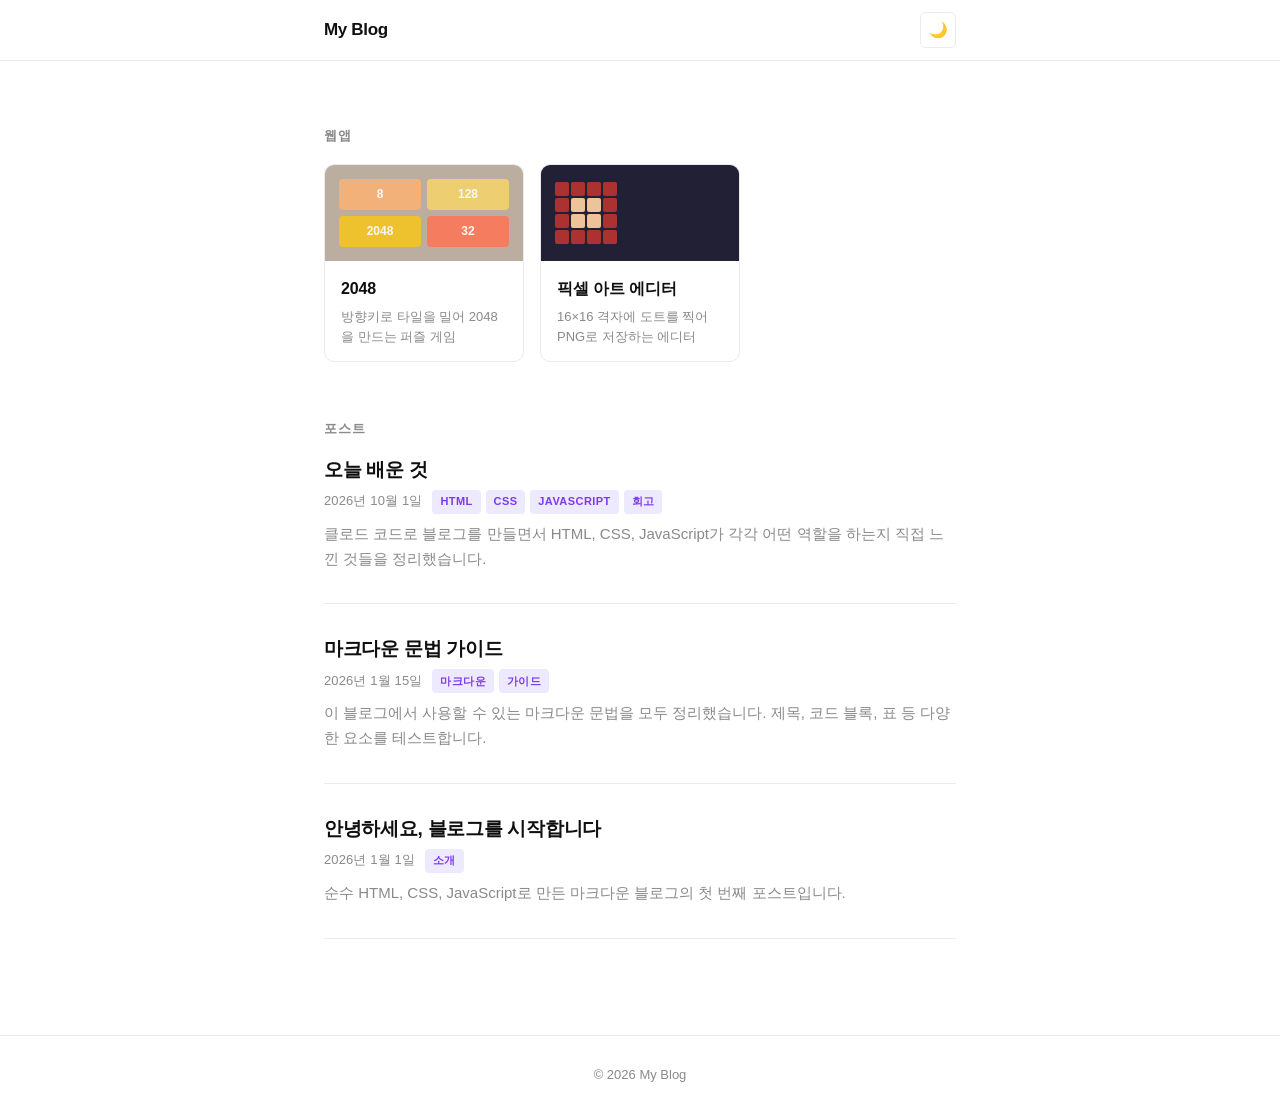
<file: index.html>
<!DOCTYPE html>
<html lang="ko">
<head>
  <meta charset="UTF-8">
  <meta name="viewport" content="width=device-width, initial-scale=1.0">
  <title>My Blog</title>
  <link rel="stylesheet" href="css/style.css">
  <script src="js/theme.js"></script>
</head>
<body>
  <header class="site-header">
    <div class="container">
      <a href="index.html" class="site-title">My Blog</a>
      <button id="theme-toggle" aria-label="다크 모드로 전환">🌙</button>
    </div>
  </header>

  <main class="container">
    <section class="apps-section" aria-label="웹앱">
      <h2 class="section-title">웹앱</h2>
      <div class="app-cards">
        <a href="apps/2048/index.html" class="app-card">
          <div class="app-card__preview">
            <div class="mini-tile" style="--c:#f2b179">8</div>
            <div class="mini-tile" style="--c:#edcf72">128</div>
            <div class="mini-tile" style="--c:#edc22e">2048</div>
            <div class="mini-tile" style="--c:#f67c5f">32</div>
          </div>
          <div class="app-card__body">
            <h3 class="app-card__title">2048</h3>
            <p class="app-card__desc">방향키로 타일을 밀어 2048을 만드는 퍼즐 게임</p>
          </div>
        </a>
        <a href="apps/pixel-editor/index.html" class="app-card">
          <div class="app-card__preview app-card__preview--pixel">
            <div class="pixel-preview-grid" aria-hidden="true">
              <span style="--pc:#ac3232"></span><span style="--pc:#ac3232"></span><span style="--pc:#ac3232"></span><span style="--pc:#ac3232"></span>
              <span style="--pc:#ac3232"></span><span style="--pc:#eec39a"></span><span style="--pc:#eec39a"></span><span style="--pc:#ac3232"></span>
              <span style="--pc:#ac3232"></span><span style="--pc:#eec39a"></span><span style="--pc:#eec39a"></span><span style="--pc:#ac3232"></span>
              <span style="--pc:#ac3232"></span><span style="--pc:#ac3232"></span><span style="--pc:#ac3232"></span><span style="--pc:#ac3232"></span>
            </div>
          </div>
          <div class="app-card__body">
            <h3 class="app-card__title">픽셀 아트 에디터</h3>
            <p class="app-card__desc">16×16 격자에 도트를 찍어 PNG로 저장하는 에디터</p>
          </div>
        </a>
      </div>
    </section>

    <section aria-label="포스트 목록">
      <h2 class="section-title">포스트</h2>
      <div id="post-list" role="list"></div>
    </section>
  </main>

  <footer class="site-footer">
    <div class="container">
      <p>© 2026 My Blog</p>
    </div>
  </footer>

  <script src="js/loader.js"></script>
</body>
</html>
</file>
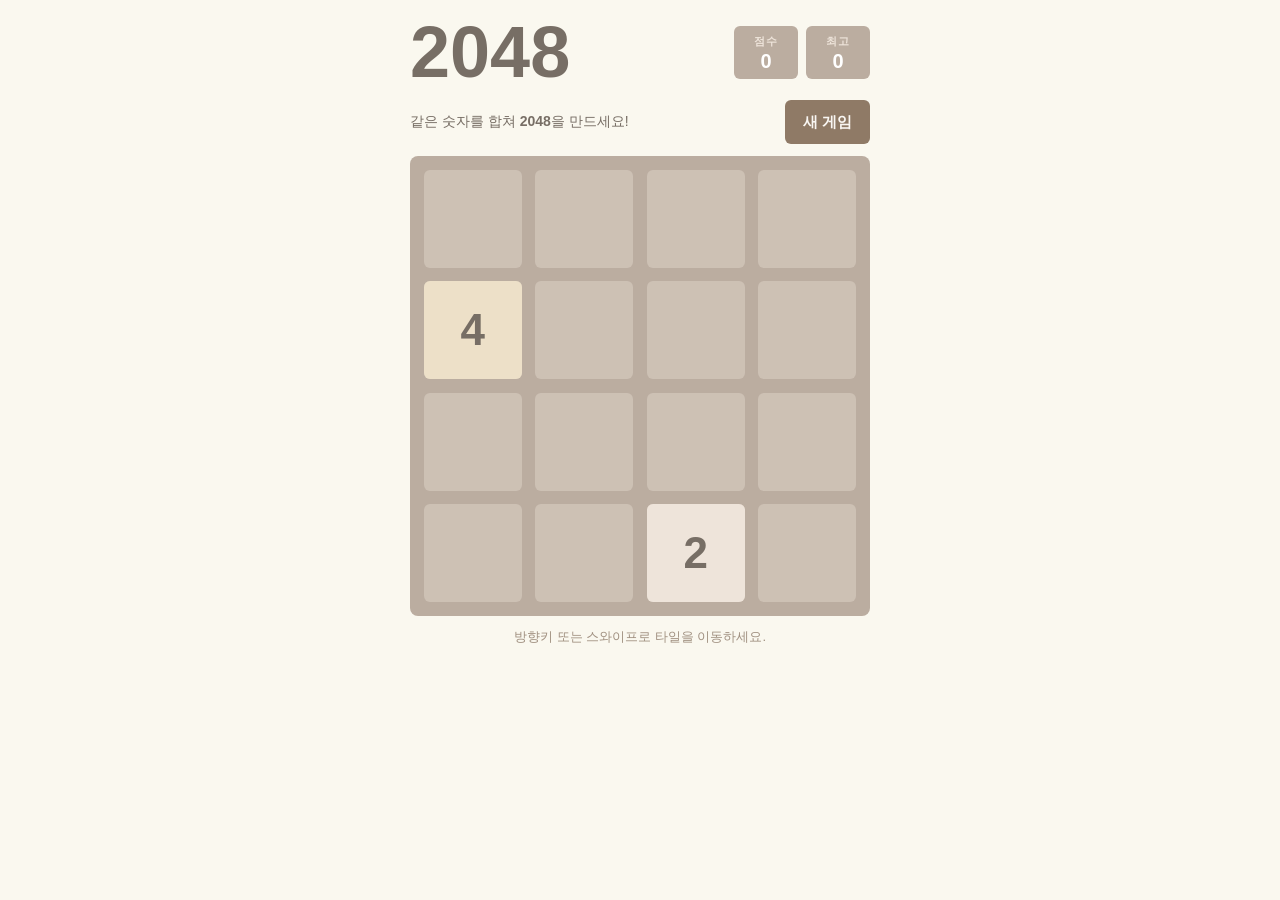
<file: apps/2048/index.html>
<!DOCTYPE html>
<html lang="ko">
<head>
  <meta charset="UTF-8">
  <meta name="viewport" content="width=device-width, initial-scale=1.0, maximum-scale=1.0, user-scalable=no">
  <title>2048</title>
  <link rel="stylesheet" href="style.css">
</head>
<body>
  <div class="app">
    <header class="game-header">
      <h1 class="title">2048</h1>
      <div class="scores">
        <div class="score-box"><span class="score-label">점수</span><span id="score" class="score-value">0</span></div>
        <div class="score-box"><span class="score-label">최고</span><span id="best" class="score-value">0</span></div>
      </div>
    </header>

    <div class="game-intro">
      <p class="hint">같은 숫자를 합쳐 <strong>2048</strong>을 만드세요!</p>
      <button id="new-game" class="btn" type="button">새 게임</button>
    </div>

    <div id="board" class="board" tabindex="0" aria-label="2048 게임 보드">
      <div class="grid-bg"></div>
      <div id="tiles" class="tile-layer"></div>

      <div id="overlay" class="overlay hidden" role="dialog" aria-live="polite">
        <p id="overlay-message" class="overlay-message"></p>
        <div class="overlay-actions">
          <button id="keep-playing" class="btn hidden" type="button">계속하기</button>
          <button id="try-again" class="btn" type="button">다시 하기</button>
        </div>
      </div>
    </div>

    <p class="instructions">방향키 또는 스와이프로 타일을 이동하세요.</p>
  </div>
  <script src="game.js"></script>
  <script src="app.js"></script>
</body>
</html>
</file>
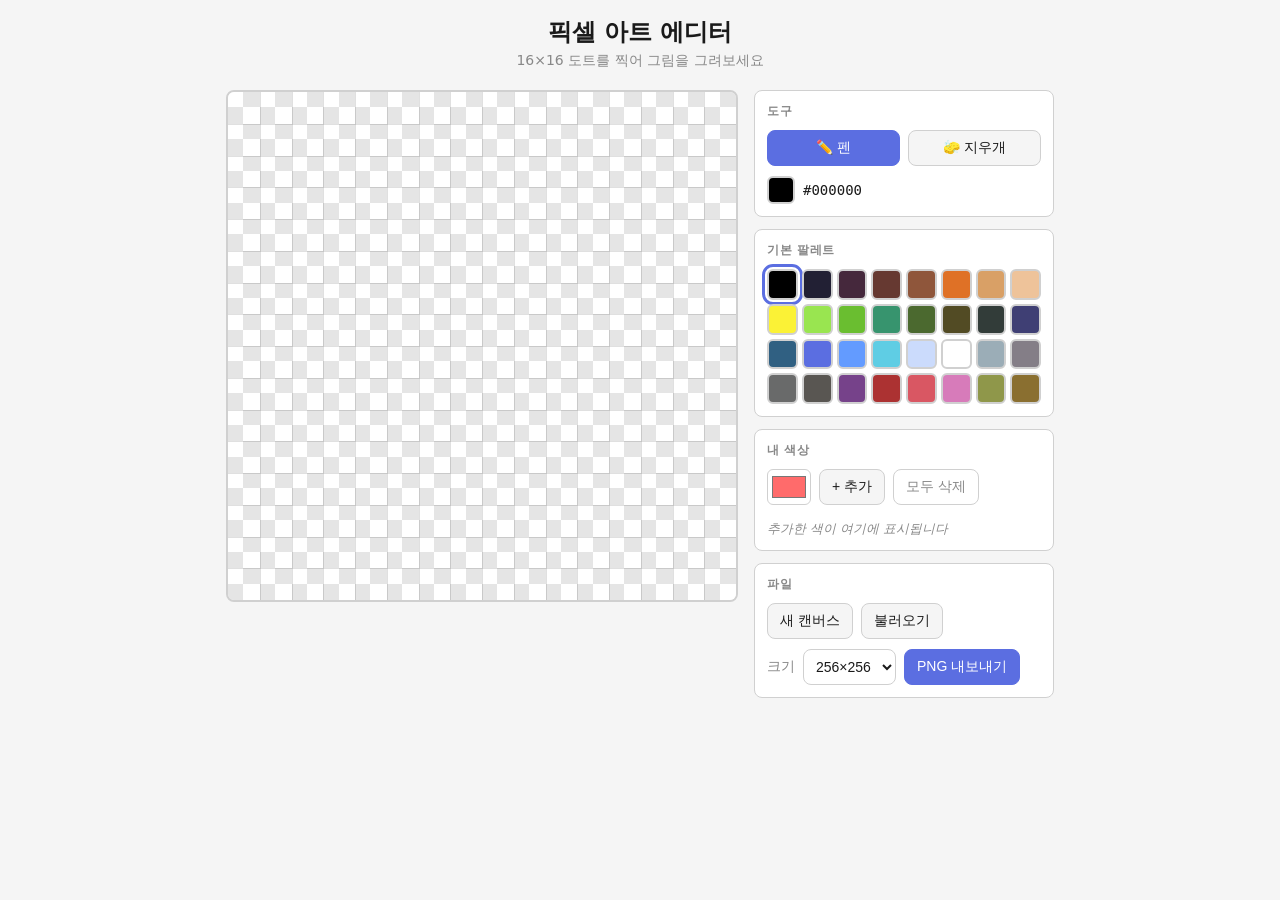
<file: apps/pixel-editor/index.html>
<!DOCTYPE html>
<html lang="ko">
<head>
  <meta charset="UTF-8">
  <meta name="viewport" content="width=device-width, initial-scale=1">
  <title>픽셀 아트 에디터</title>
  <link rel="stylesheet" href="style.css">
</head>
<body>
  <div class="app">
    <header class="app-header">
      <h1 class="app-title">픽셀 아트 에디터</h1>
      <p class="app-subtitle">16×16 도트를 찍어 그림을 그려보세요</p>
    </header>

    <main class="editor-layout">
      <section class="canvas-area">
        <div class="canvas-wrap" id="canvas-wrap">
          <canvas id="pixel-canvas" aria-label="16×16 픽셀 캔버스"></canvas>
        </div>
        <p class="status" id="status" role="status" aria-live="polite"></p>
      </section>

      <aside class="sidebar">
        <!-- 도구 -->
        <div class="panel tools-panel">
          <h2 class="panel-title">도구</h2>
          <div class="tool-group">
            <button type="button" class="tool-btn is-active" id="tool-pencil" data-tool="pencil" aria-pressed="true">✏️ 펜</button>
            <button type="button" class="tool-btn" id="tool-eraser" data-tool="eraser" aria-pressed="false">🧽 지우개</button>
          </div>
          <div class="current-color">
            <span class="current-color-swatch" id="current-color"></span>
            <span class="current-color-hex" id="current-color-hex">#000000</span>
          </div>
        </div>

        <!-- 기본 팔레트 -->
        <div class="panel palette-panel">
          <h2 class="panel-title">기본 팔레트</h2>
          <div class="palette-grid" id="base-palette"></div>
        </div>

        <!-- 커스텀 색 -->
        <div class="panel custom-panel">
          <h2 class="panel-title">내 색상</h2>
          <div class="custom-controls">
            <input type="color" id="color-picker" value="#ff6b6b" aria-label="커스텀 색 선택">
            <button type="button" class="btn" id="add-color-btn">+ 추가</button>
            <button type="button" class="btn btn-ghost" id="clear-custom-btn">모두 삭제</button>
          </div>
          <div class="palette-grid" id="custom-palette"></div>
          <p class="custom-empty" id="custom-empty">추가한 색이 여기에 표시됩니다</p>
        </div>

        <!-- 파일 작업 -->
        <div class="panel actions-panel">
          <h2 class="panel-title">파일</h2>
          <div class="action-group">
            <button type="button" class="btn" id="new-btn">새 캔버스</button>
            <button type="button" class="btn" id="load-btn">불러오기</button>
            <input type="file" id="load-input" accept="image/png,image/*" hidden>
          </div>
          <div class="export-group">
            <label for="export-scale" class="export-label">크기</label>
            <select id="export-scale">
              <option value="1">16×16</option>
              <option value="8">128×128</option>
              <option value="16" selected>256×256</option>
              <option value="32">512×512</option>
            </select>
            <button type="button" class="btn btn-primary" id="export-btn">PNG 내보내기</button>
          </div>
        </div>
      </aside>
    </main>
  </div>
  <script src="editor.js"></script>
  <script src="app.js"></script>
</body>
</html>
</file>
<file: css/style.css>
/* ===== Variables ===== */
:root {
  --bg:        #ffffff;
  --surface:   #f7f7f7;
  --text:      #0f0f0f;
  --muted:     #8a8a8a;
  --border:    #ebebeb;
  --accent:    #7c3aed;
  --accent-lt: #ede9fe;
  --code-bg:   #f5f5f5;
  --header-bg: rgba(255, 255, 255, 0.88);

  --font-sans: -apple-system, BlinkMacSystemFont, 'Segoe UI', 'Noto Sans KR', Arial, sans-serif;
  --font-mono: 'SFMono-Regular', Consolas, 'Liberation Mono', Menlo, monospace;
  --ease: cubic-bezier(0.16, 1, 0.3, 1);
}

@media (prefers-color-scheme: dark) {
  :root:not([data-theme="light"]) {
    --bg:        #0a0a0a;
    --surface:   #141414;
    --text:      #ededed;
    --muted:     #666666;
    --border:    #222222;
    --accent:    #a78bfa;
    --accent-lt: #2e1e5e;
    --code-bg:   #161616;
    --header-bg: rgba(10, 10, 10, 0.88);
  }
}
[data-theme="dark"] {
  --bg:        #0a0a0a;
  --surface:   #141414;
  --text:      #ededed;
  --muted:     #666666;
  --border:    #222222;
  --accent:    #a78bfa;
  --accent-lt: #2e1e5e;
  --code-bg:   #161616;
  --header-bg: rgba(10, 10, 10, 0.88);
}
[data-theme="light"] {
  --bg:        #ffffff;
  --surface:   #f7f7f7;
  --text:      #0f0f0f;
  --muted:     #8a8a8a;
  --border:    #ebebeb;
  --accent:    #7c3aed;
  --accent-lt: #ede9fe;
  --code-bg:   #f5f5f5;
  --header-bg: rgba(255, 255, 255, 0.88);
}

/* ===== Reset ===== */
*, *::before, *::after { box-sizing: border-box; margin: 0; padding: 0; }
html { font-size: 16px; scroll-behavior: smooth; }
body {
  font-family: var(--font-sans);
  background: var(--bg);
  color: var(--text);
  line-height: 1.75;
  min-height: 100vh;
  display: flex;
  flex-direction: column;
  transition: background 0.25s var(--ease), color 0.25s var(--ease);
}

/* ===== Layout ===== */
.container { max-width: 680px; margin: 0 auto; padding: 0 1.5rem; width: 100%; }
main.container { flex: 1; padding-top: 4rem; padding-bottom: 6rem; }

/* ===== Header ===== */
.site-header {
  position: sticky;
  top: 0;
  z-index: 100;
  background: var(--header-bg);
  backdrop-filter: blur(16px);
  -webkit-backdrop-filter: blur(16px);
  border-bottom: 1px solid var(--border);
  transition: background 0.25s var(--ease), border-color 0.25s var(--ease);
}
.site-header .container {
  display: flex;
  align-items: center;
  justify-content: space-between;
  height: 3.75rem;
}
.site-title {
  font-size: 1.0625rem;
  font-weight: 700;
  letter-spacing: -0.02em;
  color: var(--text);
  text-decoration: none;
  transition: color 0.15s;
}
.site-title:hover { color: var(--accent); }

/* ===== Theme Toggle ===== */
#theme-toggle {
  background: none;
  border: 1.5px solid var(--border);
  border-radius: 6px;
  cursor: pointer;
  font-size: 0.9375rem;
  width: 2.25rem;
  height: 2.25rem;
  display: flex;
  align-items: center;
  justify-content: center;
  color: var(--muted);
  transition: border-color 0.15s, color 0.15s, background 0.15s;
}
#theme-toggle:hover {
  border-color: var(--accent);
  color: var(--accent);
  background: var(--accent-lt);
}

/* ===== Section Title ===== */
.section-title {
  font-size: 0.8125rem;
  font-weight: 600;
  letter-spacing: 0.08em;
  text-transform: uppercase;
  color: var(--muted);
  margin-bottom: 1rem;
}

/* ===== Apps Section ===== */
.apps-section { margin-bottom: 3.5rem; }

.app-cards {
  display: grid;
  grid-template-columns: repeat(auto-fill, minmax(200px, 1fr));
  gap: 1rem;
}

.app-card {
  text-decoration: none;
  color: inherit;
  border: 1px solid var(--border);
  border-radius: 10px;
  overflow: hidden;
  transition: border-color 0.15s var(--ease), transform 0.15s var(--ease);
  display: block;
}
.app-card:hover {
  border-color: var(--accent);
  transform: translateY(-2px);
}

.app-card__preview {
  background: #bbada0;
  padding: 0.875rem;
  display: grid;
  grid-template-columns: 1fr 1fr;
  gap: 6px;
  height: 96px;
}

.mini-tile {
  background: var(--c);
  border-radius: 4px;
  display: flex;
  align-items: center;
  justify-content: center;
  font-size: 0.75rem;
  font-weight: 700;
  color: #f9f6f2;
}

.app-card__preview--pixel {
  background: #222034;
  align-items: center;
  justify-content: center;
}

.pixel-preview-grid {
  display: grid;
  grid-template-columns: repeat(4, 14px);
  grid-template-rows: repeat(4, 14px);
  gap: 2px;
}

.pixel-preview-grid span {
  background: var(--pc, #333);
  border-radius: 2px;
}

.app-card__body { padding: 0.875rem 1rem; }

.app-card__title {
  font-size: 1rem;
  font-weight: 650;
  letter-spacing: -0.01em;
  margin-bottom: 0.25rem;
  color: var(--text);
  transition: color 0.15s;
}
.app-card:hover .app-card__title { color: var(--accent); }

.app-card__desc {
  font-size: 0.8125rem;
  color: var(--muted);
  line-height: 1.55;
}

/* ===== Post List ===== */
#post-list { display: flex; flex-direction: column; }

.post-card {
  padding: 2rem 0;
  border-bottom: 1px solid var(--border);
  transition: border-color 0.25s var(--ease);
}
.post-card:first-child { padding-top: 0; }

.post-card__link { text-decoration: none; color: inherit; display: block; }

.post-card__title {
  font-size: 1.1875rem;
  font-weight: 650;
  letter-spacing: -0.015em;
  color: var(--text);
  line-height: 1.4;
  margin-bottom: 0.4rem;
  transition: color 0.15s;
}
.post-card__link:hover .post-card__title { color: var(--accent); }

.post-card__meta {
  display: flex;
  align-items: center;
  gap: 0.625rem;
  flex-wrap: wrap;
  margin-bottom: 0.5rem;
}
.post-card__meta time {
  font-size: 0.8125rem;
  color: var(--muted);
  letter-spacing: 0.01em;
}

.post-card__desc {
  font-size: 0.9375rem;
  color: var(--muted);
  line-height: 1.65;
}

/* ===== Tags ===== */
.post-card__tags, .post-tags { display: flex; flex-wrap: wrap; gap: 0.3rem; }

.tag {
  font-size: 0.6875rem;
  font-weight: 600;
  letter-spacing: 0.04em;
  text-transform: uppercase;
  padding: 0.15rem 0.5rem;
  border-radius: 4px;
  background: var(--accent-lt);
  color: var(--accent);
  transition: background 0.15s, color 0.15s;
}

/* ===== Back Link ===== */
.back-link {
  display: inline-flex;
  align-items: center;
  gap: 0.3rem;
  font-size: 0.875rem;
  color: var(--muted);
  text-decoration: none;
  margin-bottom: 2.5rem;
  transition: color 0.15s;
}
.back-link:hover { color: var(--accent); }

/* ===== Post Header ===== */
.post-header {
  margin-bottom: 3rem;
  padding-bottom: 2rem;
  border-bottom: 1px solid var(--border);
}
.post-title {
  font-size: 1.875rem;
  font-weight: 750;
  letter-spacing: -0.025em;
  line-height: 1.25;
  margin-bottom: 1rem;
}
.post-meta { display: flex; align-items: center; gap: 0.625rem; flex-wrap: wrap; }
.post-meta time { font-size: 0.875rem; color: var(--muted); }

/* ===== Post Body ===== */
.post-body { line-height: 1.85; }

.post-body h1,
.post-body h2,
.post-body h3,
.post-body h4 {
  font-weight: 700;
  letter-spacing: -0.015em;
  line-height: 1.3;
  margin-top: 2.25rem;
  margin-bottom: 0.75rem;
}
.post-body h1 { font-size: 1.625rem; }
.post-body h2 {
  font-size: 1.3125rem;
  padding-bottom: 0.4rem;
  border-bottom: 1px solid var(--border);
}
.post-body h3 { font-size: 1.0625rem; }
.post-body h4 { font-size: 1rem; color: var(--muted); }

.post-body p { margin-bottom: 1.25rem; }

.post-body a {
  color: var(--accent);
  text-decoration: underline;
  text-underline-offset: 2px;
  text-decoration-thickness: 1px;
  transition: text-decoration-thickness 0.15s;
}
.post-body a:hover { text-decoration-thickness: 2px; }

.post-body ul, .post-body ol {
  margin-bottom: 1.25rem;
  padding-left: 1.5rem;
}
.post-body li { margin-bottom: 0.35rem; }
.post-body li > ul, .post-body li > ol { margin: 0.35rem 0 0; }

.post-body blockquote {
  border-left: 3px solid var(--accent);
  padding: 0.25rem 0 0.25rem 1.25rem;
  margin: 1.75rem 0;
  color: var(--muted);
  font-style: italic;
}

.post-body pre {
  background: var(--code-bg);
  border: 1px solid var(--border);
  border-radius: 8px;
  padding: 1.125rem 1.25rem;
  overflow-x: auto;
  margin-bottom: 1.25rem;
  font-size: 0.875rem;
  line-height: 1.65;
  transition: background 0.25s var(--ease), border-color 0.25s var(--ease);
}

.post-body code { font-family: var(--font-mono); font-size: 0.875em; }
.post-body :not(pre) > code {
  background: var(--code-bg);
  border: 1px solid var(--border);
  border-radius: 4px;
  padding: 0.1em 0.4em;
  font-size: 0.8125em;
  transition: background 0.25s var(--ease);
}

.post-body img {
  max-width: 100%;
  height: auto;
  border-radius: 8px;
  display: block;
  margin: 2rem auto;
}

.post-body hr {
  border: none;
  border-top: 1px solid var(--border);
  margin: 2.5rem 0;
}

.post-body table {
  width: 100%;
  border-collapse: collapse;
  margin-bottom: 1.25rem;
  font-size: 0.9375rem;
  display: block;
  overflow-x: auto;
}
.post-body th, .post-body td {
  border: 1px solid var(--border);
  padding: 0.5rem 0.875rem;
  text-align: left;
}
.post-body th {
  background: var(--surface);
  font-weight: 600;
  font-size: 0.8125rem;
  text-transform: uppercase;
  letter-spacing: 0.04em;
  color: var(--muted);
}

/* ===== Footer ===== */
.site-footer {
  border-top: 1px solid var(--border);
  padding: 1.75rem 0;
  transition: border-color 0.25s var(--ease);
}
.site-footer p {
  text-align: center;
  font-size: 0.8125rem;
  color: var(--muted);
}

/* ===== Utility ===== */
.empty, .error {
  font-size: 0.9375rem;
  color: var(--muted);
  padding: 4rem 0;
  text-align: center;
}
.error { color: #dc2626; }

/* ===== Responsive ===== */
@media (max-width: 768px) {
  html { font-size: 15px; }
  main.container { padding-top: 2.5rem; }
  .post-title { font-size: 1.5rem; }
  .post-body h1 { font-size: 1.375rem; }
  .post-body h2 { font-size: 1.1875rem; }
  .post-body pre { font-size: 0.8125rem; padding: 0.875rem 1rem; }
}
</file>
<file: apps/2048/style.css>
/* ===== CSS 변수 ===== */
:root {
  --board-size: min(92vw, 460px, 70vh);
  --gap: calc(var(--board-size) * 0.03);
  --cell: calc((var(--board-size) - var(--gap) * 5) / 4);

  /* UI 색상 */
  --page-bg: #faf8ef;
  --text: #776e65;
  --board-bg: #bbada0;
  --cell-bg: rgba(238, 228, 218, 0.35);
  --btn-bg: #8f7a66;
  --btn-text: #f9f6f2;
  --score-bg: #bbada0;
  --score-label: #eee4da;
  --light-text: #f9f6f2;
}

/* ===== 다크 모드 ===== */
@media (prefers-color-scheme: dark) {
  :root {
    --page-bg:  #1a1a18;
    --text:     #c9c0b5;
    --board-bg: #4a4038;
    --cell-bg:  rgba(80, 70, 60, 0.4);
    --btn-bg:   #6b5b4e;
    --score-bg: #4a4038;
    --score-label: #b8a898;
  }
}

/* ===== 리셋 & 베이스 ===== */
*, *::before, *::after {
  box-sizing: border-box;
  margin: 0;
  padding: 0;
}

html, body {
  height: 100%;
}

body {
  background: var(--page-bg);
  color: var(--text);
  font-family: "Clear Sans", "Helvetica Neue", Arial, sans-serif;
  display: flex;
  justify-content: center;
  align-items: flex-start;
  min-height: 100%;
  padding: 16px 8px;
}

/* ===== 앱 레이아웃 ===== */
.app {
  width: var(--board-size);
  display: flex;
  flex-direction: column;
  align-items: center;
  gap: 12px;
}

/* ===== 헤더 ===== */
.game-header {
  width: 100%;
  display: flex;
  align-items: center;
  justify-content: space-between;
  flex-wrap: wrap;
  gap: 8px;
}

.title {
  /* 보드 크기 기준: 세로가 낮은 화면(가로 모드, iframe)에서도 점수판과 겹치지 않도록 */
  font-size: clamp(32px, calc(var(--board-size) * 0.16), 72px);
  font-weight: 700;
  color: #776e65;
  line-height: 1;
}

.scores {
  display: flex;
  gap: 8px;
}

.score-box {
  background: var(--score-bg);
  border-radius: 6px;
  padding: 8px 14px;
  min-width: 64px;
  text-align: center;
  display: flex;
  flex-direction: column;
  gap: 2px;
}

.score-label {
  font-size: 11px;
  font-weight: 700;
  color: var(--score-label);
  text-transform: uppercase;
  letter-spacing: 0.05em;
}

.score-value {
  font-size: 20px;
  font-weight: 700;
  color: #fff;
  line-height: 1;
}

/* ===== 게임 인트로 ===== */
.game-intro {
  width: 100%;
  display: flex;
  align-items: center;
  justify-content: space-between;
  gap: 8px;
}

.hint {
  font-size: 14px;
  color: var(--text);
  flex: 1;
}

.hint strong {
  color: #776e65;
}

/* ===== 버튼 ===== */
.btn {
  background: var(--btn-bg);
  color: var(--btn-text);
  border: none;
  border-radius: 6px;
  padding: 10px 18px;
  font-size: 15px;
  font-weight: 700;
  cursor: pointer;
  min-height: 44px;
  min-width: 44px;
  white-space: nowrap;
  transition: background 0.15s;
  -webkit-tap-highlight-color: transparent;
}

.btn:hover {
  background: #7a6959;
}

.btn:active {
  background: #6b5b4e;
}

.btn:focus-visible {
  outline: 3px solid #f59563;
  outline-offset: 2px;
}

/* ===== 보드 ===== */
.board {
  position: relative;
  width: var(--board-size);
  height: var(--board-size);
  padding: var(--gap);
  border-radius: 8px;
  background: var(--board-bg);
  touch-action: none;
  user-select: none;
  outline: none;
  flex-shrink: 0;
}

/* ===== 그리드 배경 (빈 셀) ===== */
.grid-bg {
  display: grid;
  grid-template: repeat(4, 1fr) / repeat(4, 1fr);
  gap: var(--gap);
  width: 100%;
  height: 100%;
}


/* ===== 타일 레이어 ===== */
.tile-layer {
  position: absolute;
  inset: var(--gap);
  display: grid;
  grid-template: repeat(4, 1fr) / repeat(4, 1fr);
  gap: var(--gap);
}

/* ===== 타일 ===== */
.tile {
  display: flex;
  align-items: center;
  justify-content: center;
  border-radius: 6px;
  font-weight: 700;
  font-size: calc(var(--cell) * 0.45);
  line-height: 1;
  transition: none;
}

/* 자릿수별 글자 크기 */
.tile-128,
.tile-256,
.tile-512 {
  font-size: calc(var(--cell) * 0.38);
}

.tile-1024,
.tile-2048 {
  font-size: calc(var(--cell) * 0.30);
}

.tile-super {
  font-size: calc(var(--cell) * 0.24);
}

/* ===== 타일 값별 색상 ===== */
.tile-2   { background: #eee4da; color: #776e65; }
.tile-4   { background: #ede0c8; color: #776e65; }
.tile-8   { background: #f2b179; color: #f9f6f2; }
.tile-16  { background: #f59563; color: #f9f6f2; }
.tile-32  { background: #f67c5f; color: #f9f6f2; }
.tile-64  { background: #f65e3b; color: #f9f6f2; }
.tile-128 { background: #edcf72; color: #f9f6f2; box-shadow: 0 0 10px rgba(243, 215, 116, 0.24); }
.tile-256 { background: #edcc61; color: #f9f6f2; box-shadow: 0 0 15px rgba(243, 215, 116, 0.32); }
.tile-512 { background: #edc850; color: #f9f6f2; box-shadow: 0 0 20px rgba(243, 215, 116, 0.40); }
.tile-1024 { background: #edc53f; color: #f9f6f2; box-shadow: 0 0 25px rgba(243, 215, 116, 0.48); }
.tile-2048 { background: #edc22e; color: #f9f6f2; box-shadow: 0 0 30px rgba(243, 215, 116, 0.56); }
.tile-super { background: #3c3a32; color: #f9f6f2; }

/* ===== 애니메이션 ===== */
@keyframes appear {
  0%   { transform: scale(0); }
  100% { transform: scale(1); }
}

@keyframes pop {
  0%   { transform: scale(1); }
  50%  { transform: scale(1.2); }
  100% { transform: scale(1); }
}

.tile-new {
  animation: appear 200ms ease-in-out both;
}

.tile-merged {
  animation: pop 200ms ease-in-out both;
}

/* ===== 오버레이 ===== */
@keyframes fadein {
  from { opacity: 0; }
  to   { opacity: 1; }
}

.overlay {
  position: absolute;
  inset: 0;
  background: rgba(238, 228, 218, 0.73);
  display: flex;
  flex-direction: column;
  align-items: center;
  justify-content: center;
  gap: 16px;
  border-radius: 8px;
  animation: fadein 200ms ease-in-out both;
  z-index: 10;
}

.overlay.win {
  background: rgba(237, 194, 46, 0.5);
  color: #fff;
}

.overlay.win .overlay-message {
  color: #fff;
  text-shadow: 0 1px 2px rgba(0, 0, 0, 0.3);
}

.overlay-message {
  font-size: clamp(20px, 6vw, 32px);
  font-weight: 700;
  color: var(--text);
  text-align: center;
  padding: 0 16px;
}

.overlay-actions {
  display: flex;
  gap: 10px;
  flex-wrap: wrap;
  justify-content: center;
}

/* ===== 유틸 ===== */
.hidden {
  display: none !important;
}

/* ===== 안내 문구 ===== */
.instructions {
  font-size: 13px;
  color: #a09080;
  text-align: center;
}

/* ===== 반응형 ===== */
@media (max-width: 480px) {
  .title {
    font-size: 36px;
  }

  .score-value {
    font-size: 16px;
  }

  .score-label {
    font-size: 10px;
  }

  .score-box {
    padding: 6px 10px;
    min-width: 52px;
  }

  .game-header {
    gap: 6px;
  }

  .hint {
    font-size: 13px;
  }

  .btn {
    padding: 8px 14px;
    font-size: 14px;
  }
}
</file>
<file: apps/pixel-editor/style.css>
:root {
  --bg: #f5f5f5;
  --surface: #ffffff;
  --border: #d0d0d0;
  --text: #1a1a1a;
  --text-muted: #888888;
  --accent: #5b6ee1;
  --accent-text: #ffffff;
  --grid-line: rgba(0,0,0,0.12);
  --checker-a: #ffffff;
  --checker-b: #e5e5e5;
  --canvas-size: min(92vw, 60vh, 512px);
  --swatch-size: 32px;
  --radius: 8px;
}

@media (prefers-color-scheme: dark) {
  :root {
    --bg: #1a1a1a;
    --surface: #2a2a2a;
    --border: #404040;
    --text: #e8e8e8;
    --text-muted: #888888;
    --accent: #8494f0;   /* brighter on dark bg: contrast ~4.6:1 on #2a2a2a */
    --grid-line: rgba(255,255,255,0.15);
    --checker-a: #3a3a3a;
    --checker-b: #2e2e2e;
  }
}

*, *::before, *::after {
  box-sizing: border-box;
}

body {
  margin: 0;
  background: var(--bg);
  color: var(--text);
  font-family: system-ui, -apple-system, "Segoe UI", "Malgun Gothic", sans-serif;
  min-height: 100vh;
  overflow-x: hidden;
}

.app {
  max-width: 1100px;
  margin: 0 auto;
  padding: 16px;
}

.app-header {
  text-align: center;
  margin-bottom: 20px;
}

.app-title {
  font-size: 1.5rem;
  font-weight: 700;
  margin: 0 0 4px 0;
}

.app-subtitle {
  color: var(--text-muted);
  margin: 0;
  font-size: 0.875rem;
}

/* ===== Layout ===== */
.editor-layout {
  display: flex;
  flex-direction: column;
  gap: 16px;
  align-items: center;
}

@media (min-width: 768px) {
  .editor-layout {
    flex-direction: row;
    align-items: flex-start;
    justify-content: center;
  }

  /* let the canvas column shrink next to the fixed 300px sidebar (768~860px) */
  .canvas-area {
    min-width: 0;
  }
}

.canvas-area {
  width: 100%;
  max-width: var(--canvas-size);
  display: flex;
  flex-direction: column;
  align-items: center;
}

/* ===== Canvas ===== */
.canvas-wrap {
  width: var(--canvas-size);
  /* height follows width via aspect-ratio so the box stays square when max-width clamps it */
  height: auto;
  max-width: 100%;
  aspect-ratio: 1;
  border: 2px solid var(--border);
  border-radius: var(--radius);
  overflow: hidden;
}

#pixel-canvas {
  width: 100%;
  height: 100%;
  display: block;
  touch-action: none;
  image-rendering: crisp-edges;
  image-rendering: pixelated;
  cursor: crosshair;
  user-select: none;
  -webkit-user-select: none;
  -webkit-touch-callout: none;
}

.status {
  color: var(--text-muted);
  font-size: 0.8rem;
  min-height: 1.2em;
  margin-top: 8px;
  text-align: center;
  width: 100%;
}

/* ===== Sidebar ===== */
.sidebar {
  width: 100%;
  display: flex;
  flex-direction: column;
  gap: 12px;
}

/* Must come after the base .sidebar rule, otherwise width:100% wins */
@media (min-width: 768px) {
  .sidebar {
    width: 300px;
    flex-shrink: 0;
  }
}

.panel {
  background: var(--surface);
  border: 1px solid var(--border);
  border-radius: var(--radius);
  padding: 12px;
}

.panel-title {
  font-size: 0.75rem;
  font-weight: 600;
  text-transform: uppercase;
  letter-spacing: 0.05em;
  color: var(--text-muted);
  margin: 0 0 10px 0;
}

/* ===== Tools ===== */
.tool-group {
  display: flex;
  gap: 8px;
  margin-bottom: 10px;
}

.tool-btn {
  flex: 1;
  padding: 6px 8px;
  background: var(--bg);
  border: 1px solid var(--border);
  border-radius: var(--radius);
  color: var(--text);
  cursor: pointer;
  font-size: 0.875rem;
  min-height: 36px;
  touch-action: manipulation;
  transition: background 0.15s, color 0.15s, border-color 0.15s;
}

.tool-btn:hover {
  background: var(--border);
}

.tool-btn.is-active {
  background: var(--accent);
  color: var(--accent-text);
  border-color: var(--accent);
}

.current-color {
  display: flex;
  align-items: center;
  gap: 8px;
}

.current-color-swatch {
  width: 28px;
  height: 28px;
  border-radius: 6px;
  border: 2px solid var(--border);
  display: inline-block;
  flex-shrink: 0;
}

.current-color-hex {
  font-family: monospace;
  font-size: 0.875rem;
  color: var(--text);
}

/* ===== Palette Grid ===== */
.palette-grid {
  display: grid;
  grid-template-columns: repeat(8, var(--swatch-size));
  gap: 6px;
}

@media (max-width: 767px) {
  .palette-grid {
    --swatch-size: 36px;
    grid-template-columns: repeat(auto-fill, minmax(var(--swatch-size), 1fr));
  }
}

.swatch {
  width: var(--swatch-size);
  height: var(--swatch-size);
  min-height: 36px;
  border: 2px solid var(--border);
  border-radius: 6px;
  padding: 0;
  cursor: pointer;
  touch-action: manipulation;
  transition: transform 0.1s;
}

.swatch:hover {
  transform: scale(1.1);
  z-index: 1;
  position: relative;
}

.swatch.is-selected {
  outline: 3px solid var(--accent);
  outline-offset: 2px;
}

/* 8 x 32px + 7 x 6px = 298px does not fit the 274px panel content box of a
   300px sidebar. Fit 8 square columns into the available width instead. */
@media (min-width: 768px) {
  .palette-grid {
    grid-template-columns: repeat(8, minmax(0, 1fr));
    gap: 4px;
  }

  .swatch {
    width: 100%;
    height: auto;
    min-height: 0;
    aspect-ratio: 1;
  }
}

/* ===== Custom Color Controls ===== */
.custom-controls {
  display: flex;
  align-items: center;
  gap: 8px;
  margin-bottom: 10px;
  flex-wrap: wrap;
}

#color-picker {
  width: 44px;
  height: 36px;
  padding: 2px;
  border: 1px solid var(--border);
  border-radius: 6px;
  cursor: pointer;
  background: var(--surface);
  min-height: 36px;
  touch-action: manipulation;
}

.custom-empty {
  color: var(--text-muted);
  font-size: 0.8rem;
  margin: 6px 0 0 0;
  font-style: italic;
}

/* ===== Buttons ===== */
.btn {
  padding: 6px 12px;
  background: var(--bg);
  border: 1px solid var(--border);
  border-radius: var(--radius);
  color: var(--text);
  cursor: pointer;
  font-size: 0.875rem;
  min-height: 36px;
  touch-action: manipulation;
  transition: background 0.15s, opacity 0.15s;
  white-space: nowrap;
}

.btn:hover {
  background: var(--border);
}

.btn-ghost {
  background: transparent;
  color: var(--text-muted);
}

.btn-ghost:hover {
  background: var(--border);
  color: var(--text);
}

.btn-primary {
  background: var(--accent);
  color: var(--accent-text);
  border-color: var(--accent);
}

.btn-primary:hover {
  opacity: 0.9;
  background: var(--accent);
}

/* ===== File Actions ===== */
.action-group {
  display: flex;
  gap: 8px;
  margin-bottom: 10px;
  flex-wrap: wrap;
}

.export-group {
  display: flex;
  align-items: center;
  gap: 8px;
  flex-wrap: wrap;
}

.export-label {
  font-size: 0.875rem;
  color: var(--text-muted);
}

select {
  padding: 6px 8px;
  background: var(--surface);
  border: 1px solid var(--border);
  border-radius: var(--radius);
  color: var(--text);
  cursor: pointer;
  font-size: 0.875rem;
  min-height: 36px;
  touch-action: manipulation;
}
</file>
